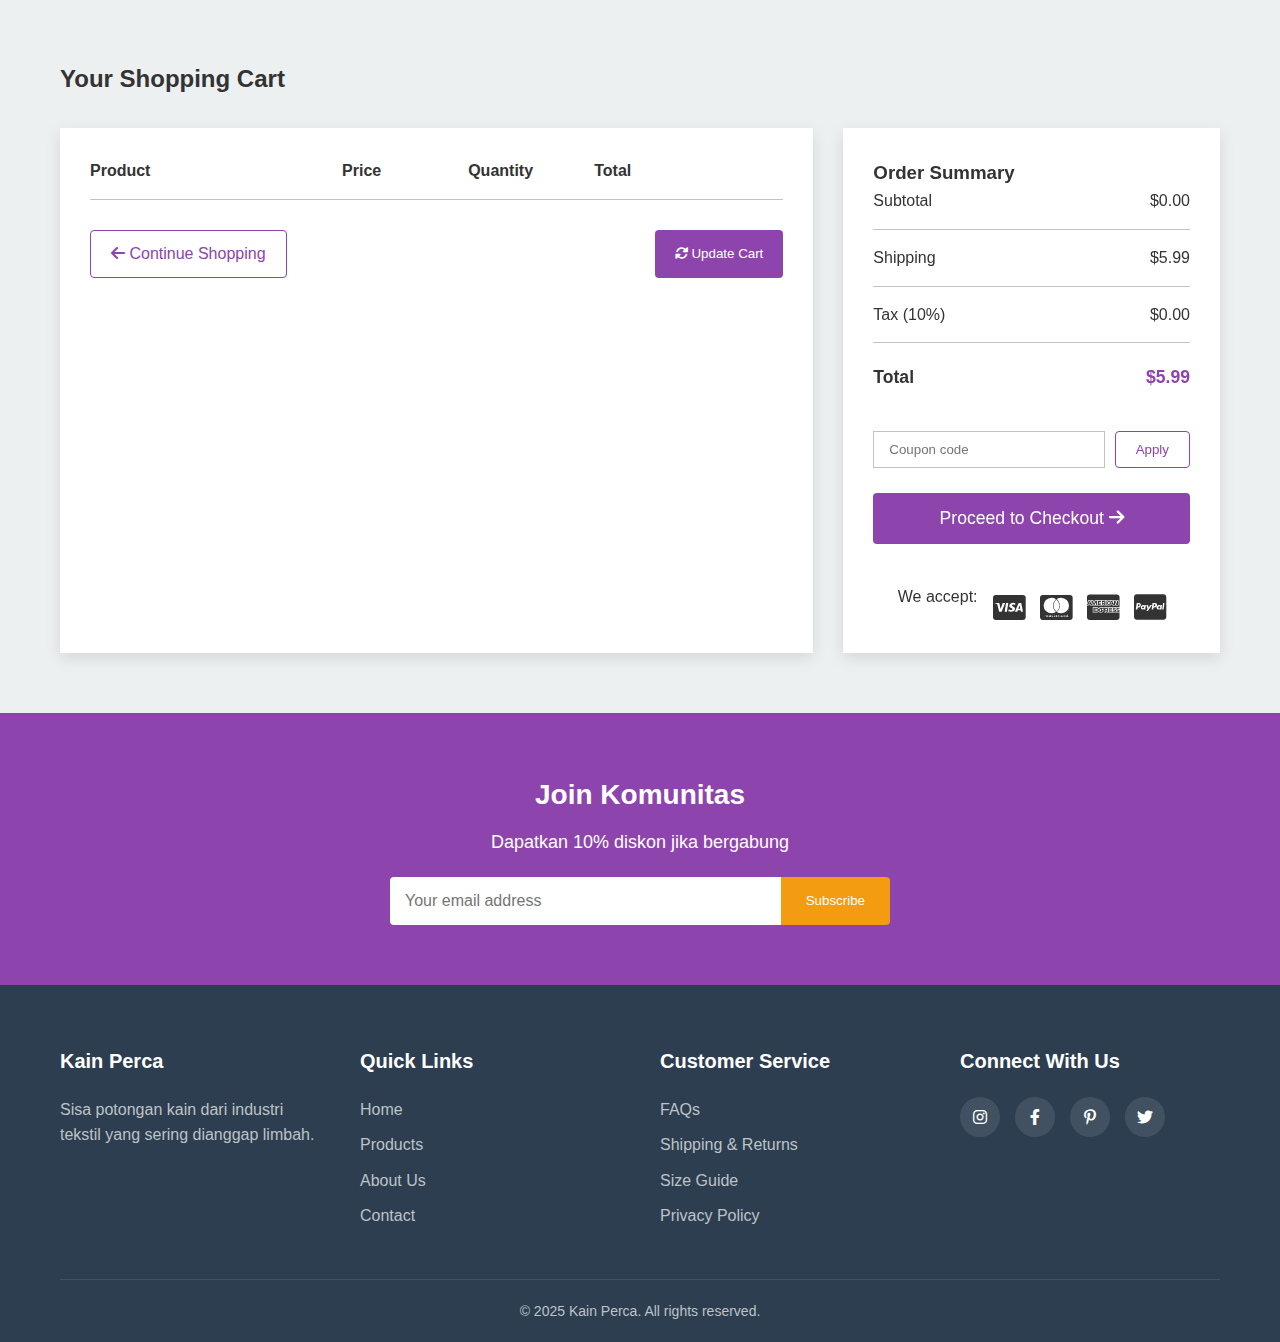
<file: cart.html>
<!DOCTYPE html>
<html lang="en">
<head>
    <meta charset="UTF-8">
    <meta name="viewport" content="width=device-width, initial-scale=1.0">
    <title>About Us - PatchCraft</title>
    <link rel="stylesheet" href="styles.css">
    <link rel="stylesheet" href="https://cdnjs.cloudflare.com/ajax/libs/font-awesome/6.0.0-beta3/css/all.min.css">
</head>
<body>

<section class="cart-section">
    <div class="container">
        <h2>Your Shopping Cart</h2>
        
        <div class="cart-container">
            <!-- Cart Items List -->
            <div class="cart-items">
                <div class="cart-header">
                    <div class="header-product">Product</div>
                    <div class="header-price">Price</div>
                    <div class="header-quantity">Quantity</div>
                    <div class="header-total">Total</div>
                    <div class="header-remove"></div>
                </div>
                
                <div class="cart-items-list">
                    <!-- Cart items will be dynamically inserted here -->
                </div>
                
                <div class="cart-actions">
                    <a href="products.html" class="btn-outline">
                        <i class="fas fa-arrow-left"></i> Continue Shopping
                    </a>
                    <button class="btn" id="updateCartBtn">
                        <i class="fas fa-sync-alt"></i> Update Cart
                    </button>
                </div>
            </div>
            
            <!-- Cart Summary -->
            <div class="cart-summary">
                <h3>Order Summary</h3>
                
                <div class="summary-row">
                    <span>Subtotal</span>
                    <span class="cart-subtotal">$0.00</span>
                </div>
                
                <div class="summary-row">
                    <span>Shipping</span>
                    <span class="cart-shipping">$5.99</span>
                </div>
                
                <div class="summary-row">
                    <span>Tax (10%)</span>
                    <span class="cart-tax">$0.00</span>
                </div>
                
                <div class="summary-row grand-total">
                    <span>Total</span>
                    <span class="cart-total">$5.99</span>
                </div>
                
                <div class="coupon-section">
                    <input type="text" placeholder="Coupon code" id="couponCode">
                    <button class="btn-outline" id="applyCouponBtn">Apply</button>
                </div>
                
               <a href="payment.html"><button class="btn checkout-btn" id="proceedToCheckoutBtn">
                    Proceed to Checkout <i class="fas fa-arrow-right"></i>
                </button></a> 
                
                <div class="payment-methods">
                    <p>We accept:</p>
                    <div class="payment-icons">
                        <i class="fab fa-cc-visa"></i>
                        <i class="fab fa-cc-mastercard"></i>
                        <i class="fab fa-cc-amex"></i>
                        <i class="fab fa-cc-paypal"></i>
                    </div>
                </div>
            </div>
        </div>
    </div>
</section>

    <!-- Newsletter (same as homepage) -->
   <!-- Newsletter -->
    <section class="newsletter">
        <div class="container">
            <h3>Join Komunitas</h3>
            <p>Dapatkan 10% diskon jika bergabung</p>
            <form class="newsletter-form">
                <input type="email" placeholder="Your email address" required>
                <button type="submit" class="btn">Subscribe</button>
            </form>
        </div>
    </section>

    <!-- Footer -->
    <footer class="footer">
        <div class="container">
            <div class="footer-content">
                <div class="footer-section">
                    <h4>Kain Perca</h4>
                    <p>Sisa potongan kain dari industri tekstil yang sering dianggap limbah.</p>
                </div>
                <div class="footer-section">
                    <h4>Quick Links</h4>
                    <ul>
                        <li><a href="index.html">Home</a></li>
                        <li><a href="products.html">Products</a></li>
                        <li><a href="about.html">About Us</a></li>
                        <li><a href="contac.html">Contact</a></li>
                    </ul>
                </div>
                <div class="footer-section">
                    <h4>Customer Service</h4>
                    <ul>
                        <li><a href="#">FAQs</a></li>
                        <li><a href="#">Shipping & Returns</a></li>
                        <li><a href="#">Size Guide</a></li>
                        <li><a href="#">Privacy Policy</a></li>
                    </ul>
                </div>
                <div class="footer-section">
                    <h4>Connect With Us</h4>
                    <div class="social-icons">
                        <a href="#"><i class="fab fa-instagram"></i></a>
                        <a href="#"><i class="fab fa-facebook-f"></i></a>
                        <a href="#"><i class="fab fa-pinterest-p"></i></a>
                        <a href="#"><i class="fab fa-twitter"></i></a>
                    </div>
                </div>
            </div>
            <div class="footer-bottom">
                <p>&copy; 2025 Kain Perca. All rights reserved.</p>
            </div>
        </div>
    </footer>

    <script src="script.js"></script>
</body>
</html>
</file>
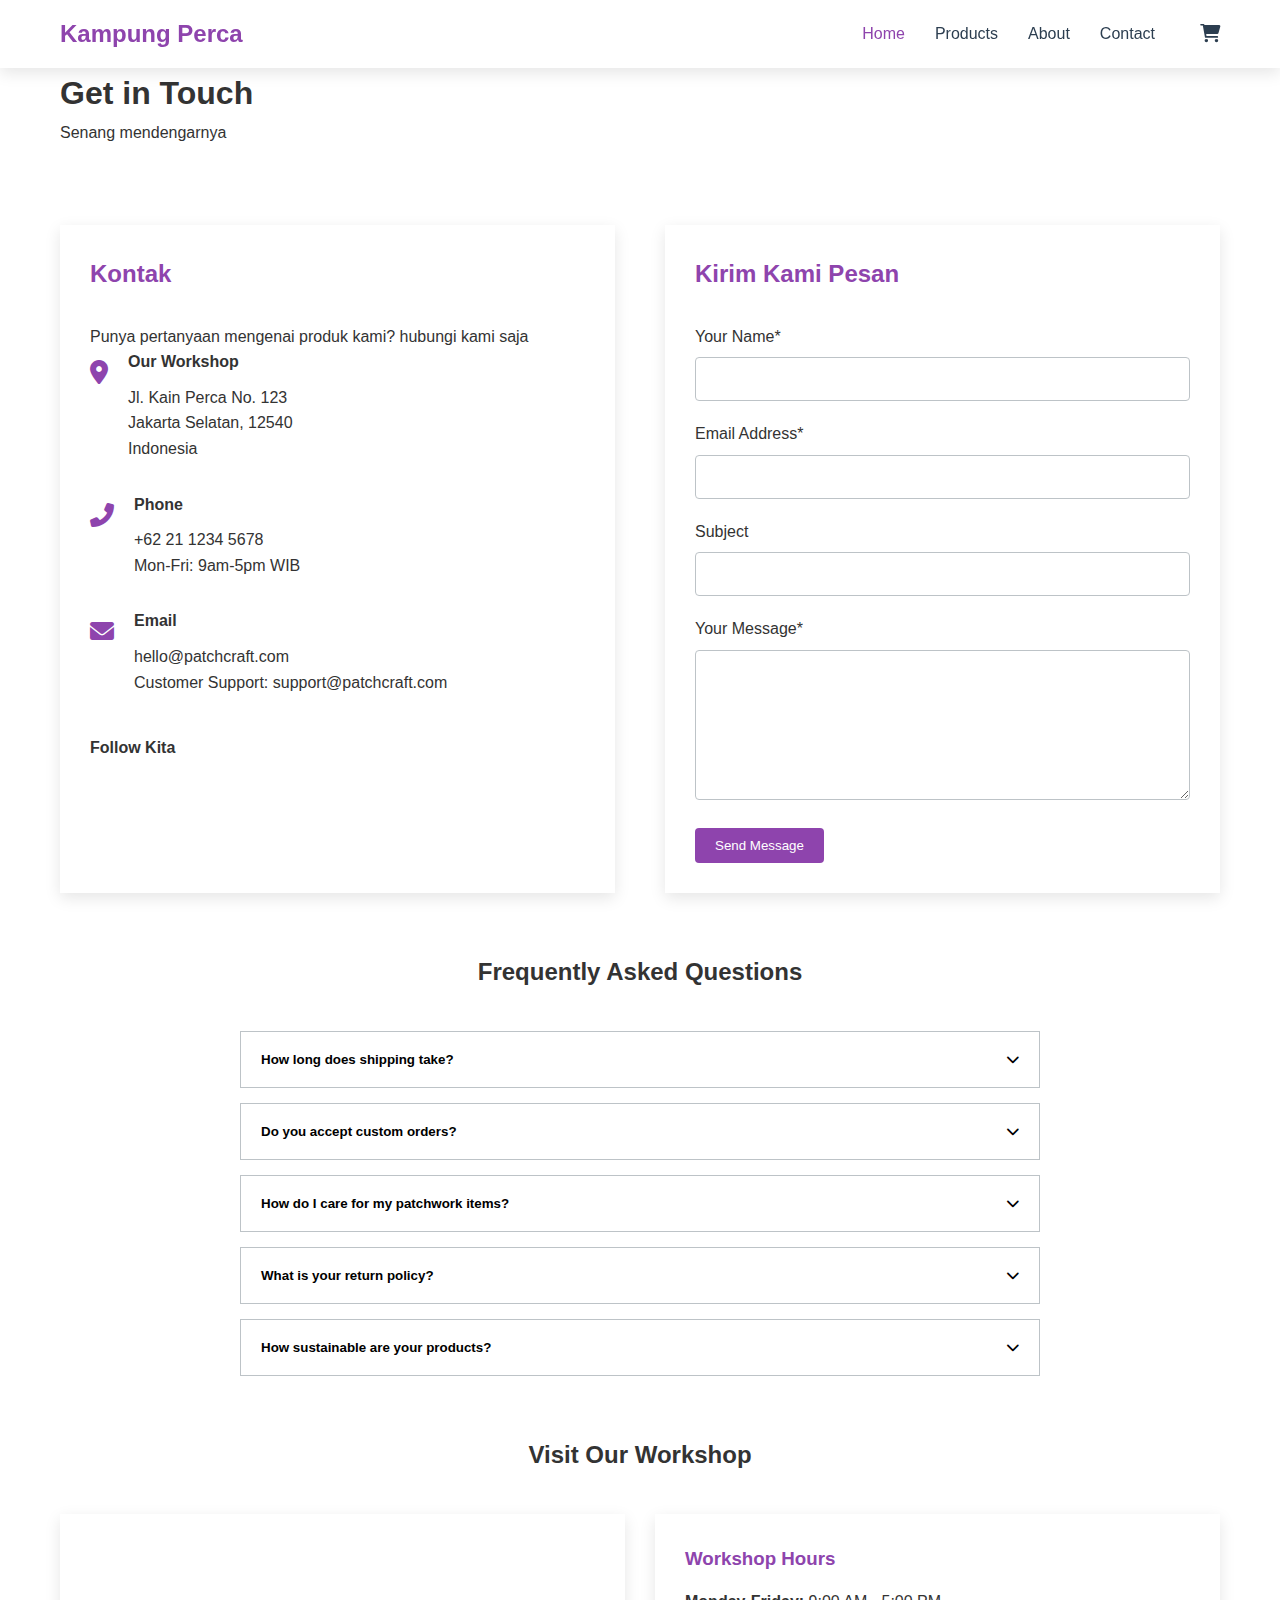
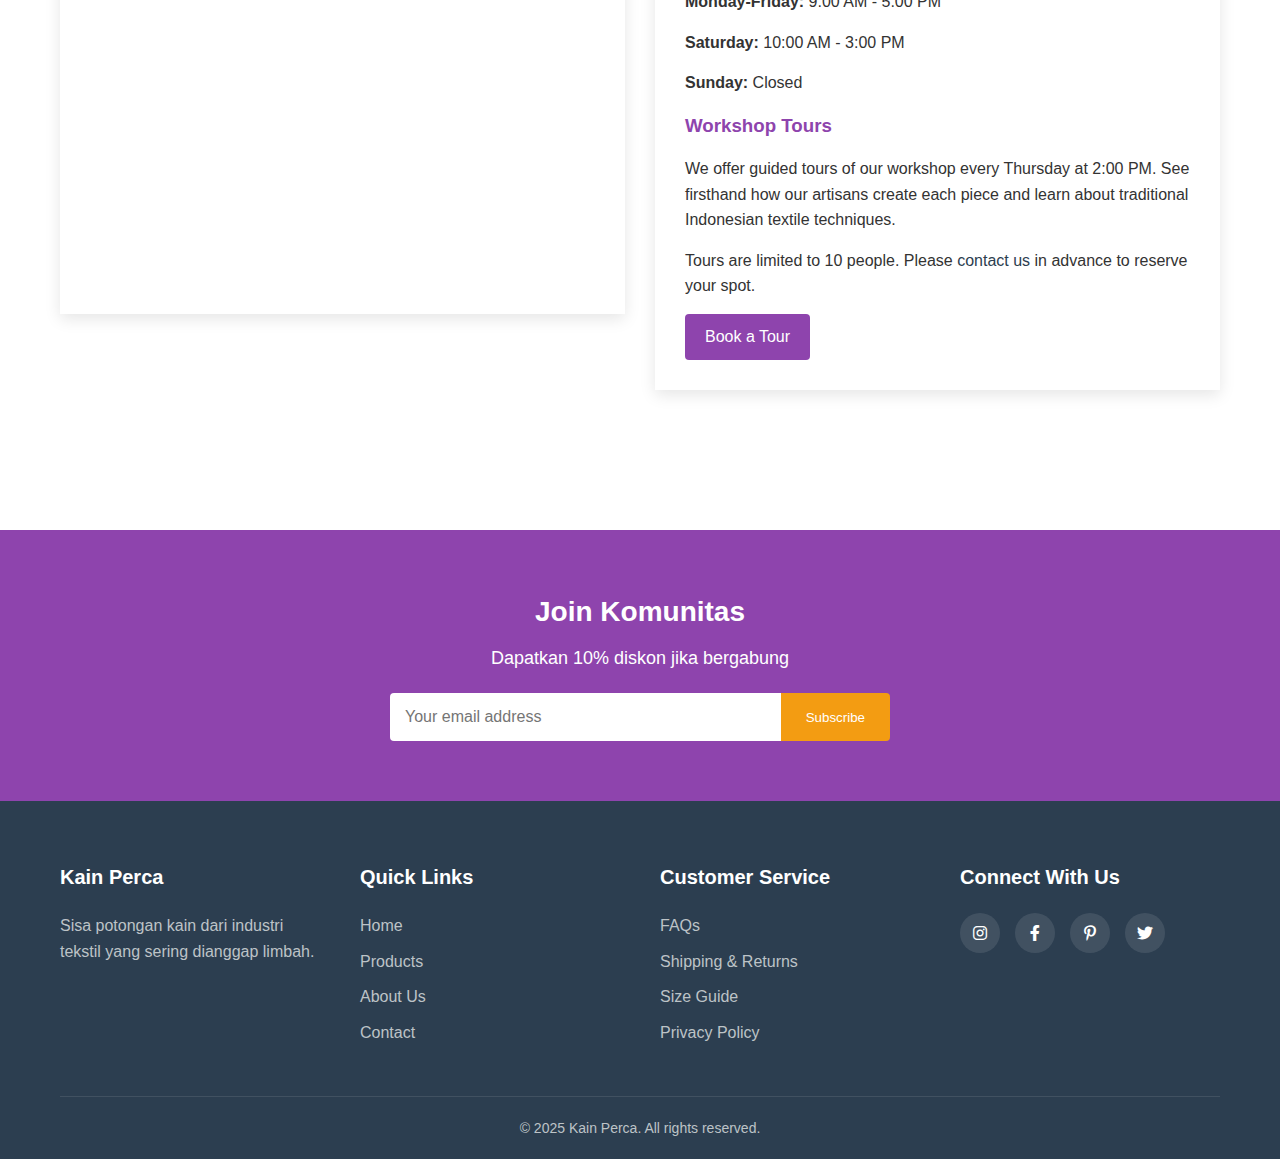
<file: contac.html>
<!DOCTYPE html>
<html lang="en">
<head>
    <meta charset="UTF-8">
    <meta name="viewport" content="width=device-width, initial-scale=1.0">
    <title>Contact Us - PatchCraft</title>
    <link rel="stylesheet" href="styles.css">
    <link rel="stylesheet" href="https://cdnjs.cloudflare.com/ajax/libs/font-awesome/6.0.0-beta3/css/all.min.css">
</head>
<body>
   <!-- Header Section -->
    <header class="header">
        <div class="container">
            <div class="logo">
                <a href="index.html">Kampung Perca</a>
            </div>
            <nav class="navbar">
                <ul class="nav-links">
                    <li><a href="index.html" class="active">Home</a></li>
                    <li><a href="products.html">Products</a></li>
                    <li><a href="about.html">About</a></li>
                    <li><a href="contac.html">Contact</a></li>
                </ul>
                <div class="nav-icons">
                    <a href="cart.html"><i class="fas fa-shopping-cart"></i></a>
                </div>
                <div class="hamburger">
                    <span></span>
                    <span></span>
                    <span></span>
                </div>
            </nav>
        </div>
    </header>


    <!-- Contact Banner -->
    <section class="page-banner">
        <div class="container">
            <h1>Get in Touch</h1>
            <p>Senang mendengarnya</p>
        </div>
    </section>

    <!-- Contact Content -->
    <section class="contact-page">
        <div class="container">
            <div class="contact-container">
                <div class="contact-info">
                    <h2>Kontak</h2>
                    <p>Punya pertanyaan mengenai produk kami? hubungi kami saja</p>
                    
                    <div class="info-item">
                        <div class="icon">
                            <i class="fas fa-map-marker-alt"></i>
                        </div>
                        <div class="content">
                            <h4>Our Workshop</h4>
                            <p>Jl. Kain Perca No. 123<br>Jakarta Selatan, 12540<br>Indonesia</p>
                        </div>
                    </div>
                    
                    <div class="info-item">
                        <div class="icon">
                            <i class="fas fa-phone-alt"></i>
                        </div>
                        <div class="content">
                            <h4>Phone</h4>
                            <p>+62 21 1234 5678</p>
                            <p>Mon-Fri: 9am-5pm WIB</p>
                        </div>
                    </div>
                    
                    <div class="info-item">
                        <div class="icon">
                            <i class="fas fa-envelope"></i>
                        </div>
                        <div class="content">
                            <h4>Email</h4>
                            <p>hello@patchcraft.com</p>
                            <p>Customer Support: support@patchcraft.com</p>
                        </div>
                    </div>
                    
                    <div class="social-links">
                        <h4>Follow Kita</h4>
                        <div class="social-icons">
                            <a href="https://www.instagram.com/kampungperca_kotabogor?utm_source=ig_web_button_share_sheet&igsh=ZDNlZDc0MzIxNw=="><i class="fab fa-instagram"></i></a>
                            <a href="#"><i class="fab fa-facebook-f"></i></a>
                            <a href="#"><i class="fab fa-pinterest-p"></i></a>
                            <a href="#"><i class="fab fa-twitter"></i></a>
                        </div>
                    </div>
                </div>
                
                <div class="contact-form">
                    <h2>Kirim Kami Pesan</h2>
                    <form id="contactForm">
                        <div class="form-group">
                            <label for="name">Your Name*</label>
                            <input type="text" id="name" required>
                        </div>
                        <div class="form-group">
                            <label for="email">Email Address*</label>
                            <input type="email" id="email" required>
                        </div>
                        <div class="form-group">
                            <label for="subject">Subject</label>
                            <input type="text" id="subject">
                        </div>
                        <div class="form-group">
                            <label for="message">Your Message*</label>
                            <textarea id="message" rows="6" required></textarea>
                        </div>
                        <button type="submit" class="btn">Send Message</button>
                    </form>
                </div>
            </div>
            
            <div class="faq-section">
                <h2>Frequently Asked Questions</h2>
                <div class="faq-container">
                    <div class="faq-item">
                        <button class="faq-question">
                            How long does shipping take?
                            <i class="fas fa-chevron-down"></i>
                        </button>
                        <div class="faq-answer">
                            <p>Standard shipping within Indonesia takes 3-5 business days. International shipping typically takes 7-14 business days depending on the destination. You can choose express shipping at checkout for faster delivery.</p>
                        </div>
                    </div>
                    
                    <div class="faq-item">
                        <button class="faq-question">
                            Do you accept custom orders?
                            <i class="fas fa-chevron-down"></i>
                        </button>
                        <div class="faq-answer">
                            <p>Yes! We love creating custom pieces. Please contact us with your ideas at least 4 weeks before you need the item. Custom orders require a 50% deposit upfront with the balance due before shipping.</p>
                        </div>
                    </div>
                    
                    <div class="faq-item">
                        <button class="faq-question">
                            How do I care for my patchwork items?
                            <i class="fas fa-chevron-down"></i>
                        </button>
                        <div class="faq-answer">
                            <p>We recommend hand washing in cold water with mild detergent and laying flat to dry. For items with multiple fabric types, avoid direct sunlight which may cause uneven fading. Iron on low heat if needed.</p>
                        </div>
                    </div>
                    
                    <div class="faq-item">
                        <button class="faq-question">
                            What is your return policy?
                            <i class="fas fa-chevron-down"></i>
                        </button>
                        <div class="faq-answer">
                            <p>We accept returns within 14 days of delivery for store credit. Items must be unused with original tags attached. Due to the handmade nature of our products, we cannot accept returns on custom orders or sale items.</p>
                        </div>
                    </div>
                    
                    <div class="faq-item">
                        <button class="faq-question">
                            How sustainable are your products?
                            <i class="fas fa-chevron-down"></i>
                        </button>
                        <div class="faq-answer">
                            <p>We're committed to 100% sustainability. All fabrics are upcycled or organic, dyed with natural pigments, and assembled by artisans earning fair wages. Our packaging is recycled and biodegradable. Each purchase helps fund our textile recycling program.</p>
                        </div>
                    </div>
                </div>
            </div>
            
            <div class="visit-workshop">
                <h2>Visit Our Workshop</h2>
                <div class="workshop-content">
                    <div class="map-container">
                        <!-- Embedded Google Map -->
                       <iframe src="https://www.google.com/maps/embed?pb=!1m18!1m12!1m3!1d3962.9523267433615!2d106.84323757504133!3d-6.652831493341893!2m3!1f0!2f0!3f0!3m2!1i1024!2i768!4f13.1!3m3!1m2!1s0x2e69c94d3ea29d31%3A0xac59c511b4fc118b!2sKampung%20Perca%20Sindangsari!5e0!3m2!1sen!2sid!4v1748912930849!5m2!1sen!2sid" width="600" height="450" style="border:0;" allowfullscreen="" loading="lazy" referrerpolicy="no-referrer-when-downgrade"></iframe>
                    </div>
                       <div class="workshop-info">
                        <h3>Workshop Hours</h3>
                        <p><strong>Monday-Friday:</strong> 9:00 AM - 5:00 PM</p>
                        <p><strong>Saturday:</strong> 10:00 AM - 3:00 PM</p>
                        <p><strong>Sunday:</strong> Closed</p>
                        
                        <h3>Workshop Tours</h3>
                        <p>We offer guided tours of our workshop every Thursday at 2:00 PM. See firsthand how our artisans create each piece and learn about traditional Indonesian textile techniques.</p>
                        <p>Tours are limited to 10 people. Please <a href="#contactForm">contact us</a> in advance to reserve your spot.</p>
                        
                        <a href="#" class="btn">Book a Tour</a>
                    </div>
                </div>
            </div>
        </div>
    </section>

    <!-- Newsletter (same as homepage) -->
   <!-- Newsletter -->
    <section class="newsletter">
        <div class="container">
            <h3>Join Komunitas</h3>
            <p>Dapatkan 10% diskon jika bergabung</p>
            <form class="newsletter-form">
                <input type="email" placeholder="Your email address" required>
                <button type="submit" class="btn">Subscribe</button>
            </form>
        </div>
    </section>

<!-- Footer -->
    <footer class="footer">
        <div class="container">
            <div class="footer-content">
                <div class="footer-section">
                    <h4>Kain Perca</h4>
                    <p>Sisa potongan kain dari industri tekstil yang sering dianggap limbah.</p>
                </div>
                <div class="footer-section">
                    <h4>Quick Links</h4>
                    <ul>
                        <li><a href="index.html">Home</a></li>
                        <li><a href="products.html">Products</a></li>
                        <li><a href="about.html">About Us</a></li>
                        <li><a href="contac.html">Contact</a></li>
                    </ul>
                </div>
                <div class="footer-section">
                    <h4>Customer Service</h4>
                    <ul>
                        <li><a href="#">FAQs</a></li>
                        <li><a href="#">Shipping & Returns</a></li>
                        <li><a href="#">Size Guide</a></li>
                        <li><a href="#">Privacy Policy</a></li>
                    </ul>
                </div>
                <div class="footer-section">
                    <h4>Connect With Us</h4>
                    <div class="social-icons">
                        <a href="#"><i class="fab fa-instagram"></i></a>
                        <a href="#"><i class="fab fa-facebook-f"></i></a>
                        <a href="#"><i class="fab fa-pinterest-p"></i></a>
                        <a href="#"><i class="fab fa-twitter"></i></a>
                    </div>
                </div>
            </div>
            <div class="footer-bottom">
                <p>&copy; 2025 Kain Perca. All rights reserved.</p>
            </div>
        </div>
    </footer>

    <script src="script.js"></script>
</body>
</html>
</file>
<file: styles.css>
/* Global Styles */
:root {
    --primary-color: #8e44ad;
    --primary-dark: #6c3483;
    --secondary-color: #f39c12;
    --dark-color: #2c3e50;
    --light-color: #ecf0f1;
    --danger-color: #e74c3c;
    --success-color: #2ecc71;
    --gray-color: #95a5a6;
    --light-gray: #bdc3c7;
    --white: #fff;
    --black: #333;
    --box-shadow: 0 5px 15px rgba(0, 0, 0, 0.1);
    --transition: all 0.3s ease;
}

* {
    margin: 0;
    padding: 0;
    box-sizing: border-box;
}

body {
    font-family: 'Segoe UI', Tahoma, Geneva, Verdana, sans-serif;
    line-height: 1.6;
    color: var(--black);
    background-color: var(--white);
}

a {
    text-decoration: none;
    color: var(--dark-color);
}

ul {
    list-style: none;
}

img {
    width: 100%;
    display: block;
}

.container {
    max-width: 1200px;
    margin: 0 auto;
    padding: 0 20px;
}

.btn {
    display: inline-block;
    background-color: var(--primary-color);
    color: var(--white);
    padding: 10px 20px;
    border: none;
    border-radius: 4px;
    cursor: pointer;
    transition: var(--transition);
    font-weight: 500;
}

.btn:hover {
    background-color: var(--primary-dark);
    transform: translateY(-2px);
}

.btn-outline {
    display: inline-block;
    background-color: transparent;
    color: var(--primary-color);
    padding: 10px 20px;
    border: 1px solid var(--primary-color);
    border-radius: 4px;
    cursor: pointer;
    transition: var(--transition);
    font-weight: 500;
}

.btn-outline:hover {
    background-color: var(--primary-color);
    color: var(--white);
}

/* Header Styles */
.header {
    background-color: var(--white);
    box-shadow: var(--box-shadow);
    position: sticky;
    top: 0;
    z-index: 100;
}

.header .container {
    display: flex;
    justify-content: space-between;
    align-items: center;
    padding: 15px 20px;
}

.logo a {
    font-size: 24px;
    font-weight: 700;
    color: var(--primary-color);
}

.navbar {
    display: flex;
    align-items: center;
}

.nav-links {
    display: flex;
}

.nav-links li {
    margin-left: 30px;
}

.nav-links a {
    font-weight: 500;
    transition: var(--transition);
}

.nav-links a:hover, .nav-links a.active {
    color: var(--primary-color);
}

.nav-icons {
    display: flex;
    margin-left: 30px;
}

.nav-icons a {
    margin-left: 15px;
    font-size: 18px;
    transition: var(--transition);
}

.nav-icons a:hover {
    color: var(--primary-color);
}

.hamburger {
    display: none;
    cursor: pointer;
}

.hamburger span {
    display: block;
    width: 25px;
    height: 3px;
    background-color: var(--dark-color);
    margin: 5px 0;
    transition: var(--transition);
}

/* Hero Section */
.hero {
    background: linear-gradient(rgba(0, 0, 0, 0.5), rgba(0, 0, 0, 0.5)), url('img/download\ \(8\).jpeg');
    background-size: cover;
    background-position: center;
    height: 80vh;
    display: flex;
    align-items: center;
    color: var(--white);
    text-align: center;

}

.hero-content {
    max-width: 800px;
    margin: 0 auto;
}

.hero h1 {
    font-size: 48px;
    margin-bottom: 20px;
}

.hero p {
    font-size: 20px;
    margin-bottom: 30px;
}

/* Featured Collections */
.featured {
    padding: 80px 0;
}

.featured h2 {
    text-align: center;
    margin-bottom: 40px;
    font-size: 32px;
    color: var(--dark-color);
}

.collections-grid {
    display: grid;
    grid-template-columns: repeat(auto-fit, minmax(300px, 1fr));
    gap: 20px;
}

.collection-item {
    position: relative;
    overflow: hidden;
    border-radius: 8px;
    height: 400px;
}

.collection-item img {
    height: 100%;
    object-fit: cover;
    transition: var(--transition);
}

.collection-item:hover img {
    transform: scale(1.05);
}

.collection-overlay {
    position: absolute;
    bottom: 0;
    left: 0;
    right: 0;
    background: linear-gradient(to top, rgba(0, 0, 0, 0.8), transparent);
    padding: 20px;
    color: var(--white);
    transform: translateY(100%);
    transition: var(--transition);
}

.collection-item:hover .collection-overlay {
    transform: translateY(0);
}

.collection-overlay h3 {
    margin-bottom: 10px;
}

/* Brand Story */
.brand-story {
    padding: 80px 0;
    background-color: #f9f9f9;
}

.brand-story .container {
    display: grid;
    grid-template-columns: 1fr 1fr;
    gap: 40px;
    align-items: center;
}

.story-content h2 {
    font-size: 32px;
    margin-bottom: 20px;
    color: var(--dark-color);
}

.story-content p {
    margin-bottom: 20px;
}

.story-image {
    border-radius: 8px;
    overflow: hidden;
    box-shadow: var(--box-shadow);
}

/* Promotions */
.promotions {
    padding: 60px 0;
}

.promotions .container {
    display: grid;
    grid-template-columns: repeat(auto-fit, minmax(300px, 1fr));
    gap: 20px;
}

.promo-banner {
    padding: 40px;
    border-radius: 8px;
    color: var(--white);
    text-align: center;
    background: linear-gradient(135deg, var(--primary-color), var(--primary-dark));
}

.promo-banner:nth-child(2) {
    background: linear-gradient(135deg, var(--secondary-color), #e67e22);
}

.promo-banner h3 {
    font-size: 24px;
    margin-bottom: 10px;
}

.promo-banner p {
    margin-bottom: 20px;
}

/* Testimonials */
.testimonials {
    padding: 80px 0;
    background-color: #f9f9f9;
}

.testimonials h2 {
    text-align: center;
    margin-bottom: 40px;
    font-size: 32px;
    color: var(--dark-color);
}

.testimonial-slider {
    display: grid;
    grid-template-columns: repeat(auto-fit, minmax(300px, 1fr));
    gap: 30px;
}

.testimonial {
    background-color: var(--white);
    padding: 30px;
    border-radius: 8px;
    box-shadow: var(--box-shadow);
}

.rating {
    color: var(--secondary-color);
    margin-bottom: 15px;
}

.testimonial p {
    font-style: italic;
    margin-bottom: 20px;
}

.customer {
    display: flex;
    align-items: center;
}

.customer img {
    width: 50px;
    height: 50px;
    border-radius: 50%;
    margin-right: 15px;
    object-fit: cover;
}

/* Newsletter */
.newsletter {
    padding: 60px 0;
    background-color: var(--primary-color);
    color: var(--white);
    text-align: center;
}

.newsletter h3 {
    font-size: 28px;
    margin-bottom: 10px;
}

.newsletter p {
    margin-bottom: 20px;
    font-size: 18px;
}

.newsletter-form {
    display: flex;
    max-width: 500px;
    margin: 0 auto;
}

.newsletter-form input {
    flex: 1;
    padding: 15px;
    border: none;
    border-radius: 4px 0 0 4px;
    font-size: 16px;
}

.newsletter-form button {
    padding: 15px 25px;
    border-radius: 0 4px 4px 0;
    background-color: var(--secondary-color);
    color: var(--white);
    border: none;
    cursor: pointer;
    font-weight: 500;
    transition: var(--transition);
}

.newsletter-form button:hover {
    background-color: #e67e22;
}

/* Footer */
.footer {
    background-color: var(--dark-color);
    color: var(--light-color);
    padding: 60px 0 20px;
}

.footer-content {
    display: grid;
    grid-template-columns: repeat(auto-fit, minmax(200px, 1fr));
    gap: 40px;
    margin-bottom: 40px;
}

.footer-section h4 {
    font-size: 20px;
    margin-bottom: 20px;
    color: var(--white);
}

.footer-section ul li {
    margin-bottom: 10px;
}

.footer-section ul li a {
    color: var(--light-gray);
    transition: var(--transition);
}

.footer-section ul li a:hover {
    color: var(--white);
}

.footer-section p {
    color: var(--light-gray);
    margin-bottom: 20px;
}

.social-icons {
    display: flex;
    gap: 15px;
}

.social-icons a {
    color: var(--white);
    background-color: rgba(255, 255, 255, 0.1);
    width: 40px;
    height: 40px;
    border-radius: 50%;
    display: flex;
    align-items: center;
    justify-content: center;
    transition: var(--transition);
}

.social-icons a:hover {
    background-color: var(--primary-color);
}

.footer-bottom {
    text-align: center;
    padding-top: 20px;
    border-top: 1px solid rgba(255, 255, 255, 0.1);
    color: var(--light-gray);
    font-size: 14px;
}

/* Products Page */
.products-page {
    padding: 60px 0;
}

.page-header {
    text-align: center;
    margin-bottom: 40px;
}

.page-header h1 {
    font-size: 36px;
    color: var(--dark-color);
    margin-bottom: 10px;
}

.products-container {
    display: grid;
    grid-template-columns: 250px 1fr;
    gap: 30px;
}

.filters {
    background-color: #f9f9f9;
    padding: 20px;
    border-radius: 8px;
    height: fit-content;
}

.filter-section {
    margin-bottom: 30px;
}

.filter-section h3 {
    font-size: 18px;
    margin-bottom: 15px;
    color: var(--dark-color);
}

.filter-section ul li {
    margin-bottom: 10px;
}

.filter-section ul li a {
    color: var(--black);
    transition: var(--transition);
}

.filter-section ul li a:hover {
    color: var(--primary-color);
}

.price-range {
    margin-top: 15px;
}

.slider {
    width: 100%;
    margin-bottom: 10px;
}

.color-options {
    display: flex;
    flex-wrap: wrap;
    gap: 10px;
}

.color-option {
    width: 30px;
    height: 30px;
    border-radius: 50%;
    cursor: pointer;
    border: 2px solid transparent;
    transition: var(--transition);
}

.color-option:hover {
    border-color: var(--black);
}

.sort-options {
    display: flex;
    align-items: center;
    margin-bottom: 20px;
}

.sort-options span {
    margin-right: 10px;
}

.sort-options select {
    padding: 8px 15px;
    border-radius: 4px;
    border: 1px solid var(--light-gray);
}

.grid {
    display: grid;
    grid-template-columns: repeat(auto-fill, minmax(250px, 1fr));
    gap: 20px;
}

.product-card {
    background-color: var(--white);
    border-radius: 8px;
    overflow: hidden;
    box-shadow: 0 2px 10px rgba(0, 0, 0, 0.05);
    transition: var(--transition);
}

.product-card:hover {
    transform: translateY(-5px);
    box-shadow: 0 5px 15px rgba(0, 0, 0, 0.1);
}

.product-image {
    height: 250px;
    overflow: hidden;
}

.product-image img {
    height: 100%;
    object-fit: cover;
    transition: var(--transition);
}

.product-card:hover .product-image img {
    transform: scale(1.05);
}

.product-info {
    padding: 15px;
}

.product-title {
    font-size: 16px;
    margin-bottom: 5px;
    font-weight: 500;
}

.product-price {
    font-weight: 700;
    color: var(--primary-color);
    margin-bottom: 10px;
}

.product-actions {
    display: flex;
    justify-content: space-between;
}

.quick-view {
    background: none;
    border: none;
    color: var(--primary-color);
    cursor: pointer;
    font-weight: 500;
    transition: var(--transition);
}

.quick-view:hover {
    color: var(--primary-dark);
}

.add-to-cart {
    background: none;
    border: none;
    color: var(--secondary-color);
    cursor: pointer;
    font-weight: 500;
    transition: var(--transition);
}

.add-to-cart:hover {
    color: #e67e22;
}

.pagination {
    display: flex;
    justify-content: center;
    margin-top: 40px;
    gap: 10px;
}

.pagination a {
    display: flex;
    align-items: center;
    justify-content: center;
    width: 40px;
    height: 40px;
    border-radius: 4px;
    background-color: #f9f9f9;
    color: var(--black);
    transition: var(--transition);
}

.pagination a:hover, .pagination a.active {
    background-color: var(--primary-color);
    color: var(--white);
}

/* Modal */
.modal {
    display: none;
    position: fixed;
    top: 0;
    left: 0;
    width: 100%;
    height: 100%;
    background-color: rgba(0, 0, 0, 0.7);
    z-index: 1000;
    overflow-y: auto;
}

.modal-content {
    background-color: var(--white);
    margin: 50px auto;
    max-width: 900px;
    border-radius: 8px;
    padding: 30px;
    position: relative;
    animation: modalFadeIn 0.3s ease;
}

@keyframes modalFadeIn {
    from {
        opacity: 0;
        transform: translateY(-50px);
    }
    to {
        opacity: 1;
        transform: translateY(0);
    }
}

.close-modal {
    position: absolute;
    top: 15px;
    right: 15px;
    font-size: 24px;
    cursor: pointer;
    color: var(--gray-color);
    transition: var(--transition);
}

.close-modal:hover {
    color: var(--black);
}

.modal-product {
    display: grid;
    grid-template-columns: 1fr 1fr;
    gap: 30px;
}

.modal-product-images {
    display: flex;
    flex-direction: column;
}

.main-image {
    height: 400px;
    overflow: hidden;
    margin-bottom: 15px;
    border-radius: 8px;
}

.main-image img {
    height: 100%;
    object-fit: cover;
}

.thumbnail-images {
    display: flex;
    gap: 10px;
}

.thumbnail {
    width: 70px;
    height: 70px;
    border-radius: 4px;
    overflow: hidden;
    cursor: pointer;
    border: 2px solid transparent;
    transition: var(--transition);
}

.thumbnail:hover, .thumbnail.active {
    border-color: var(--primary-color);
}

.thumbnail img {
    height: 100%;
    object-fit: cover;
}

.modal-product-details h2 {
    font-size: 24px;
    margin-bottom: 10px;
}

.price {
    font-size: 20px;
    font-weight: 700;
    color: var(--primary-color);
    margin-bottom: 15px;
}

.rating {
    margin-bottom: 15px;
    color: var(--secondary-color);
}

.rating span {
    color: var(--gray-color);
    font-size: 14px;
    margin-left: 5px;
}

.size-options {
    margin: 20px 0;
}

.size-options h3 {
    margin-bottom: 10px;
    font-size: 16px;
}

.sizes {
    display: flex;
    gap: 10px;
}

.size {
    width: 40px;
    height: 40px;
    display: flex;
    align-items: center;
    justify-content: center;
    border: 1px solid var(--light-gray);
    border-radius: 4px;
    cursor: pointer;
    transition: var(--transition);
}

.size:hover, .size.active {
    background-color: var(--primary-color);
    color: var(--white);
    border-color: var(--primary-color);
}

.quantity {
    margin: 20px 0;
}

.quantity h3 {
    margin-bottom: 10px;
    font-size: 16px;
}

.quantity-selector {
    display: flex;
    align-items: center;
    gap: 10px;
}

.quantity-btn {
    width: 30px;
    height: 30px;
    display: flex;
    align-items: center;
    justify-content: center;
    background-color: #f9f9f9;
    border: none;
    border-radius: 4px;
    cursor: pointer;
    font-size: 16px;
    transition: var(--transition);
}

.quantity-btn:hover {
    background-color: var(--primary-color);
    color: var(--white);
}

.quantity input {
    width: 50px;
    height: 30px;
    text-align: center;
    border: 1px solid var(--light-gray);
    border-radius: 4px;
}

.add-to-cart {
    width: 100%;
    margin-bottom: 10px;
}

.product-meta {
    margin-top: 20px;
    font-size: 14px;
}

.product-meta p {
    margin-bottom: 5px;
}

.product-meta span:first-child {
    font-weight: 500;
    margin-right: 5px;
}

/* Checkout Page */
.checkout {
    padding: 60px 0;
}

.checkout-header {
    text-align: center;
    margin-bottom: 40px;
}

.checkout-header h1 {
    font-size: 36px;
    color: var(--dark-color);
    margin-bottom: 20px;
}

.checkout-steps {
    display: flex;
    justify-content: center;
    margin-top: 30px;
}

.step {
    display: flex;
    flex-direction: column;
    align-items: center;
    margin: 0 20px;
    position: relative;
    color: var(--gray-color);
}

.step::before {
    content: '';
    position: absolute;
    top: 20px;
    left: -100px;
    width: 100px;
    height: 2px;
    background-color: var(--light-gray);
}

.step:first-child::before {
    display: none;
}

.step span {
    width: 40px;
    height: 40px;
    border-radius: 50%;
    background-color: var(--light-gray);
    color: var(--white);
    display: flex;
    align-items: center;
    justify-content: center;
    margin-bottom: 10px;
    font-weight: 700;
}

.step p {
    font-size: 14px;
    font-weight: 500;
}

.step.active {
    color: var(--primary-color);
}

.step.active span {
    background-color: var(--primary-color);
}

.step.active::before {
    background-color: var(--primary-color);
}

.checkout-content {
    display: grid;
    grid-template-columns: 1fr 350px;
    gap: 30px;
}

.checkout-form {
    background-color: var(--white);
    padding: 30px;
    border-radius: 8px;
    box-shadow: var(--box-shadow);
}

.checkout-form h2 {
    font-size: 20px;
    margin-bottom: 20px;
    color: var(--dark-color);
}

.form-group {
    margin-bottom: 20px;
}

.form-group label {
    display: block;
    margin-bottom: 8px;
    font-weight: 500;
}

.form-group input, .form-group select, .form-group textarea {
    width: 100%;
    padding: 12px 15px;
    border: 1px solid var(--light-gray);
    border-radius: 4px;
    font-size: 16px;
    transition: var(--transition);
}

.form-group input:focus, .form-group select:focus, .form-group textarea:focus {
    border-color: var(--primary-color);
    outline: none;
}

.form-row {
    display: grid;
    grid-template-columns: 1fr 1fr;
    gap: 20px;
}

.checkbox {
    display: flex;
    align-items: center;
}

.checkbox input {
    margin-right: 10px;
}

.shipping-methods {
    margin: 20px 0;
}

.method {
    margin-bottom: 15px;
}

.method input {
    display: none;
}

.method label {
    display: grid;
    grid-template-columns: 30px 1fr auto;
    align-items: center;
    gap: 15px;
    padding: 15px;
    border: 1px solid var(--light-gray);
    border-radius: 4px;
    cursor: pointer;
    transition: var(--transition);
}

.method input:checked + label {
    border-color: var(--primary-color);
    background-color: rgba(142, 68, 173, 0.05);
}

.method label span:first-child {
    font-weight: 500;
}

.method label span:last-child {
    font-size: 14px;
    color: var(--gray-color);
}

.form-actions {
    display: flex;
    justify-content: space-between;
    margin-top: 30px;
}

.order-summary {
    background-color: var(--white);
    padding: 30px;
    border-radius: 8px;
    box-shadow: var(--box-shadow);
    height: fit-content;
    position: sticky;
    top: 20px;
}

.order-summary h2 {
    font-size: 20px;
    margin-bottom: 20px;
    color: var(--dark-color);
    padding-bottom: 10px;
    border-bottom: 1px solid var(--light-gray);
}

.summary-items {
    max-height: 300px;
    overflow-y: auto;
    margin-bottom: 20px;
}

.summary-item {
    display: grid;
    grid-template-columns: 80px 1fr auto;
    gap: 15px;
    margin-bottom: 15px;
    padding-bottom: 15px;
    border-bottom: 1px solid #f9f9f9;
}

.summary-item-image {
    width: 80px;
    height: 80px;
    border-radius: 4px;
    overflow: hidden;
}

.summary-item-image img {
    height: 100%;
    object-fit: cover;
}

.summary-item-details h3 {
    font-size: 16px;
    margin-bottom: 5px;
}

.summary-item-details p {
    font-size: 14px;
    color: var(--gray-color);
}

.summary-item-price {
    font-weight: 700;
}

.summary-totals {
    margin-top: 20px;
}

.summary-row {
    display: flex;
    justify-content: space-between;
    margin-bottom: 10px;
    font-size: 16px;
}

.summary-row.total {
    font-size: 18px;
    font-weight: 700;
    padding-top: 10px;
    border-top: 1px solid var(--light-gray);
    margin-top: 10px;
}

.secure-checkout {
    display: flex;
    align-items: center;
    justify-content: center;
    gap: 10px;
    margin: 20px 0;
    color: var(--success-color);
    font-weight: 500;
}

.payment-methods {
    display: flex;
    justify-content: center;
    gap: 15px;
    margin-top: 20px;
}

.payment-methods img {
    height: 30px;
    width: auto;
}

/* Confirmation Modal */
.confirmation {
    max-width: 600px;
    text-align: center;
}

.confirmation-icon {
    font-size: 60px;
    color: var(--success-color);
    margin-bottom: 20px;
}

.confirmation h2 {
    font-size: 28px;
    margin-bottom: 15px;
    color: var(--dark-color);
}

.confirmation p {
    margin-bottom: 10px;
    font-size: 18px;
}

.order-details {
    display: grid;
    grid-template-columns: 1fr 1fr;
    gap: 20px;
    margin: 30px 0;
}

.detail {
    background-color: #f9f9f9;
    padding: 20px;
    border-radius: 8px;
}

.detail span {
    display: block;
    font-size: 14px;
    color: var(--gray-color);
    margin-bottom: 5px;
}

.detail strong {
    font-size: 18px;
}

.confirmation-actions {
    display: flex;
    justify-content: center;
    gap: 15px;
    margin-top: 30px;
}

/* Responsive Styles */
@media (max-width: 992px) {
    .brand-story .container {
        grid-template-columns: 1fr;
    }
    
    .story-image {
        order: -1;
    }
    
    .products-container {
        grid-template-columns: 1fr;
    }
    
    .filters {
        display: none;
    }
    
    .checkout-content {
        grid-template-columns: 1fr;
    }
    
    .order-summary {
        position: static;
    }
}

@media (max-width: 768px) {
    .nav-links {
        position: fixed;
        top: 80px;
        left: -100%;
        width: 100%;
        height: calc(100vh - 80px);
        background-color: var(--white);
        flex-direction: column;
        align-items: center;
        padding-top: 40px;
        transition: var(--transition);
        z-index: 99;
    }
    
    .nav-links.active {
        left: 0;
    }
    
    .nav-links li {
        margin: 15px 0;
    }
    
    .hamburger {
        display: block;
    }
    
    .hamburger.active span:nth-child(1) {
        transform: rotate(45deg) translate(5px, 5px);
    }
    
    .hamburger.active span:nth-child(2) {
        opacity: 0;
    }
    
    .hamburger.active span:nth-child(3) {
        transform: rotate(-45deg) translate(7px, -6px);
    }
    
    .hero h1 {
        font-size: 36px;
    }
    
    .hero p {
        font-size: 18px;
    }
    
    .form-row {
        grid-template-columns: 1fr;
    }
    
    .modal-product {
        grid-template-columns: 1fr;
    }
    
    .modal-product-images {
        margin-bottom: 30px;
    }
}

@media (max-width: 576px) {
    .hero {
        height: 60vh;
    }
    
    .collections-grid {
        grid-template-columns: 1fr;
    }
    
    .promotions .container {
        grid-template-columns: 1fr;
    }
    
    .newsletter-form {
        flex-direction: column;
    }
    
    .newsletter-form input {
        border-radius: 4px;
        margin-bottom: 10px;
    }
    
    .newsletter-form button {
        border-radius: 4px;
    }
    
    .confirmation-actions {
        flex-direction: column;
    }
}

/* About Page Styles */
.about-page {
    padding: 80px 0;
}

.about-intro {
    text-align: center;
    max-width: 800px;
    margin: 0 auto 60px;
}

.about-intro h2 {
    font-family: var(--font-secondary);
    font-size: 2.2rem;
    margin-bottom: 20px;
    color: var(--primary-color);
}

.mission-vision {
    display: grid;
    grid-template-columns: repeat(2, 1fr);
    gap: 30px;
    margin-bottom: 60px;
}

.mission, .vision {
    background-color: var(--white);
    padding: 30px;
    border-radius: var(--border-radius);
    box-shadow: var(--box-shadow);
    text-align: center;
}

.mission .icon, .vision .icon {
    font-size: 2.5rem;
    color: var(--primary-color);
    margin-bottom: 20px;
}

.mission h3, .vision h3 {
    font-family: var(--font-secondary);
    margin-bottom: 15px;
}

.story-timeline {
    margin-bottom: 60px;
    display: flex;
}

.story-timeline h2 {
    text-align: center;
    margin-bottom: 40px;
}

.timeline {
    position: relative;
    max-width: 800px;
    margin: 0 auto;
}

.timeline::before {
    content: '';
    position: absolute;
    top: 0;
    left: 50%;
    transform: translateX(-50%);
    width: 2px;
    height: 100%;
    background-color: var(--primary-color);
}

.timeline-item {
    display: flex;
    justify-content: space-between;
    margin-bottom: 40px;
    position: relative;
}

.timeline-item:last-child {
    margin-bottom: 0;
}

.timeline-year {
    width: 50px;
    height: 27px;
    background-color: var(--primary-color);
    color: var(--white);
    border-radius: 50%;
    /* display: flex;
    align-items: center;
    justify-content: center; */
    font-weight: 700;
    position: relative;
    z-index: 1;
}

.timeline-content {
    width: calc(50% - 80px);
    padding: 20px;
    background-color: var(--white);
    border-radius: var(--border-radius);
    box-shadow: var(--box-shadow);
}

.timeline-content h4 {
    color: var(--primary-color);
    margin-bottom: 10px;
}

.artisan-spotlight {
    margin-bottom: 60px;
}

.artisan-spotlight h2 {
    text-align: center;
    margin-bottom: 40px;
}

.artisans-grid {
    display: grid;
    grid-template-columns: repeat(3, 1fr);
    gap: 30px;
}

.artisan-card {
    background-color: var(--white);
    padding: 30px;
    border-radius: var(--border-radius);
    box-shadow: var(--box-shadow);
    text-align: center;
}

.artisan-card img {
    width: 150px;
    height: 150px;
    border-radius: 50%;
    object-fit: cover;
    margin: 0 auto 20px;
    border: 5px solid var(--light-color);
}

.artisan-card h4 {
    color: var(--primary-color);
    margin-bottom: 5px;
}

.artisan-card p:first-of-type {
    font-weight: 600;
    margin-bottom: 15px;
}

.sustainability {
    margin-bottom: 60px;
}

.sustainability h2 {
    text-align: center;
    margin-bottom: 40px;
}

.sustainability-grid {
    display: grid;
    grid-template-columns: repeat(4, 1fr);
    gap: 30px;
}

.sustainability-item {
    background-color: var(--white);
    padding: 30px;
    border-radius: var(--border-radius);
    box-shadow: var(--box-shadow);
    text-align: center;
}

.sustainability-item .icon {
    font-size: 2rem;
    color: var(--primary-color);
    margin-bottom: 20px;
}

.sustainability-item h4 {
    margin-bottom: 15px;
}

/* Contact Page Styles */
.contact-page {
    padding: 80px 0;
}

.contact-container {
    display: grid;
    grid-template-columns: repeat(2, 1fr);
    gap: 50px;
    margin-bottom: 60px;
}

.contact-info {
    padding: 30px;
    background-color: var(--white);
    border-radius: var(--border-radius);
    box-shadow: var(--box-shadow);
}

.contact-info h2 {
    margin-bottom: 30px;
    color: var(--primary-color);
}

.info-item {
    display: flex;
    gap: 20px;
    margin-bottom: 30px;
}

.info-item .icon {
    font-size: 1.5rem;
    color: var(--primary-color);
    margin-top: 5px;
}

.info-item h4 {
    margin-bottom: 10px;
}

.social-links {
    margin-top: 40px;
}

.social-links h4 {
    margin-bottom: 15px;
}

.contact-form {
    padding: 30px;
    background-color: var(--white);
    border-radius: var(--border-radius);
    box-shadow: var(--box-shadow);
}

.contact-form h2 {
    margin-bottom: 30px;
    color: var(--primary-color);
}

.contact-form textarea {
    min-height: 150px;
}

.faq-section {
    margin-bottom: 60px;
}

.faq-section h2 {
    text-align: center;
    margin-bottom: 40px;
}

.faq-container {
    max-width: 800px;
    margin: 0 auto;
}

.faq-item {
    margin-bottom: 15px;
    border: 1px solid var(--light-gray);
    border-radius: var(--border-radius);
    overflow: hidden;
}

.faq-question {
    width: 100%;
    padding: 20px;
    background-color: var(--white);
    border: none;
    text-align: left;
    font-weight: 600;
    display: flex;
    justify-content: space-between;
    align-items: center;
    cursor: pointer;
    transition: var(--transition);
}

.faq-question:hover {
    background-color: var(--light-gray);
}

.faq-question i {
    transition: var(--transition);
}

.faq-question.active i {
    transform: rotate(180deg);
}

.faq-answer {
    padding: 0 20px;
    max-height: 0;
    overflow: hidden;
    transition: max-height 0.3s ease;
    background-color: var(--light-gray);
}

.faq-answer p {
    padding: 20px 0;
}

.faq-item.active .faq-answer {
    max-height: 500px;
}

.visit-workshop {
    margin-bottom: 60px;
}

.visit-workshop h2 {
    text-align: center;
    margin-bottom: 40px;
}

.workshop-content {
    display: grid;
    grid-template-columns: repeat(2, 1fr);
    gap: 30px;
}

.map-container {
    height: 400px;
    border-radius: var(--border-radius);
    overflow: hidden;
    box-shadow: var(--box-shadow);
}

.workshop-info {
    padding: 30px;
    background-color: var(--white);
    border-radius: var(--border-radius);
    box-shadow: var(--box-shadow);
}

.workshop-info h3 {
    color: var(--primary-color);
    margin-bottom: 15px;
}

.workshop-info p {
    margin-bottom: 15px;
}

/* Responsive Styles for About and Contact Pages */
@media (max-width: 1024px) {
    .mission-vision,
    .artisans-grid,
    .sustainability-grid {
        grid-template-columns: 1fr;
    }
    
    .timeline::before {
        left: 50px;
    }
    
    .timeline-item {
        flex-direction: column;
    }
    
    .timeline-year {
        margin-bottom: 20px;
    }
    
    .timeline-content {
        width: calc(100% - 100px);
        margin-left: 100px;
    }
    
    .contact-container,
    .workshop-content {
        grid-template-columns: 1fr;
    }
}

@media (max-width: 768px) {
    .about-intro h2,
    .contact-info h2,
    .contact-form h2,
    .faq-section h2,
    .visit-workshop h2 {
        font-size: 1.8rem;
    }
    
    .timeline::before {
        left: 25px;
    }
    
    .timeline-content {
        width: calc(100% - 50px);
        margin-left: 50px;
    }
    
    .timeline-year {
        width: 50px;
        height: 50px;
        font-size: 0.9rem;
    }
}

@media (max-width: 480px) {
    .about-intro,
    .mission, .vision,
    .timeline-content,
    .artisan-card,
    .sustainability-item,
    .contact-info,
    .contact-form,
    .workshop-info {
        padding: 20px;
    }
    
    .about-intro h2,
    .contact-info h2,
    .contact-form h2,
    .faq-section h2,
    .visit-workshop h2 {
        font-size: 1.5rem;
    }
}

.notification {
    position: fixed;
    top: 20px;
    left: 50%;
    transform: translateX(-50%);
    padding: 15px 25px;
    border-radius: var(--border-radius);
    color: white;
    font-weight: 600;
    opacity: 0;
    transition: opacity 0.3s ease;
    z-index: 9999;
}

.notification.show {
    opacity: 1;
}

.notification.success {
    background-color: var(--success-color);
}

.notification.error {
    background-color: var(--error-color);
}

/* Cart Section Styles */
.cart-section {
    padding: 60px 0;
    background-color: var(--light-color);
}

.cart-container {
    display: grid;
    grid-template-columns: 2fr 1fr;
    gap: 30px;
    margin-top: 30px;
}

.cart-items {
    background-color: var(--white);
    border-radius: var(--border-radius);
    box-shadow: var(--box-shadow);
    padding: 30px;
}

.cart-header {
    display: grid;
    grid-template-columns: 2fr 1fr 1fr 1fr 0.5fr;
    padding-bottom: 15px;
    border-bottom: 1px solid var(--light-gray);
    font-weight: 600;
    margin-bottom: 20px;
}

.cart-item {
    display: grid;
    grid-template-columns: 2fr 1fr 1fr 1fr 0.5fr;
    align-items: center;
    padding: 20px 0;
    border-bottom: 1px solid var(--light-gray);
}

.cart-item:last-child {
    border-bottom: none;
}

.cart-product {
    display: flex;
    align-items: center;
    gap: 20px;
}

.cart-product img {
    width: 80px;
    height: 80px;
    object-fit: cover;
    border-radius: 5px;
}

.cart-product-info h4 {
    margin-bottom: 5px;
    font-size: 1.1rem;
}

.cart-product-info p {
    color: var(--gray);
    font-size: 0.9rem;
}

.cart-price {
    font-weight: 600;
}

.cart-quantity {
    display: flex;
    align-items: center;
}

.quantity-control {
    display: flex;
    align-items: center;
    border: 1px solid var(--light-gray);
    border-radius: var(--border-radius);
    overflow: hidden;
}

.quantity-btn {
    width: 35px;
    height: 35px;
    background-color: var(--light-gray);
    border: none;
    font-size: 1rem;
    cursor: pointer;
    transition: var(--transition);
}

.quantity-btn:hover {
    background-color: var(--primary-color);
    color: var(--white);
}

.quantity-input {
    width: 50px;
    height: 35px;
    text-align: center;
    border: none;
    border-left: 1px solid var(--light-gray);
    border-right: 1px solid var(--light-gray);
    font-weight: 600;
}

.cart-total {
    font-weight: 700;
    color: var(--primary-color);
}

.cart-remove {
    color: var(--error-color);
    background: none;
    border: none;
    font-size: 1.2rem;
    cursor: pointer;
    transition: var(--transition);
}

.cart-remove:hover {
    transform: scale(1.2);
}

.cart-actions {
    display: flex;
    justify-content: space-between;
    margin-top: 30px;
}

.cart-summary {
    background-color: var(--white);
    border-radius: var(--border-radius);
    box-shadow: var(--box-shadow);
    padding: 30px;
    align-self: flex-start;
    position: sticky;
    top: 100px;
}

.summary-row {
    display: flex;
    justify-content: space-between;
    margin-bottom: 15px;
    padding-bottom: 15px;
    border-bottom: 1px solid var(--light-gray);
}

.summary-row.grand-total {
    font-weight: 700;
    font-size: 1.1rem;
    border-bottom: none;
    margin-top: 20px;
}

.coupon-section {
    display: flex;
    gap: 10px;
    margin: 25px 0;
}

.coupon-section input {
    flex: 1;
    padding: 10px 15px;
    border: 1px solid var(--light-gray);
    border-radius: var(--border-radius);
}

.checkout-btn {
    width: 100%;
    padding: 15px;
    font-size: 1.1rem;
    margin-bottom: 20px;
}

.payment-methods {
    text-align: center;
}

.payment-icons {
    display: flex;
    justify-content: center;
    gap: 15px;
    margin-top: 10px;
    font-size: 1.8rem;
    color: var(--gray);
}

.empty-cart {
    text-align: center;
    padding: 50px 0;
}

.empty-cart i {
    font-size: 3rem;
    color: var(--gray);
    margin-bottom: 20px;
}

.empty-cart h3 {
    margin-bottom: 15px;
}

/* Responsive Styles */
@media (max-width: 1024px) {
    .cart-container {
        grid-template-columns: 1fr;
    }
    
    .cart-summary {
        position: static;
    }
}

@media (max-width: 768px) {
    .cart-header {
        display: none;
    }
    
    .cart-item {
        grid-template-columns: 1fr;
        gap: 15px;
        position: relative;
        padding: 15px 0;
    }
    
    .cart-product {
        flex-direction: column;
        align-items: flex-start;
        gap: 10px;
    }
    
    .cart-price,
    .cart-quantity,
    .cart-total {
        display: flex;
        justify-content: space-between;
    }
    
    .cart-price::before {
        content: "Price: ";
        font-weight: 600;
    }
    
    .cart-total::before {
        content: "Total: ";
        font-weight: 600;
    }
    
    .cart-remove {
        position: absolute;
        top: 15px;
        right: 0;
    }
    
    .cart-actions {
        flex-direction: column;
        gap: 15px;
    }
}
</file>
